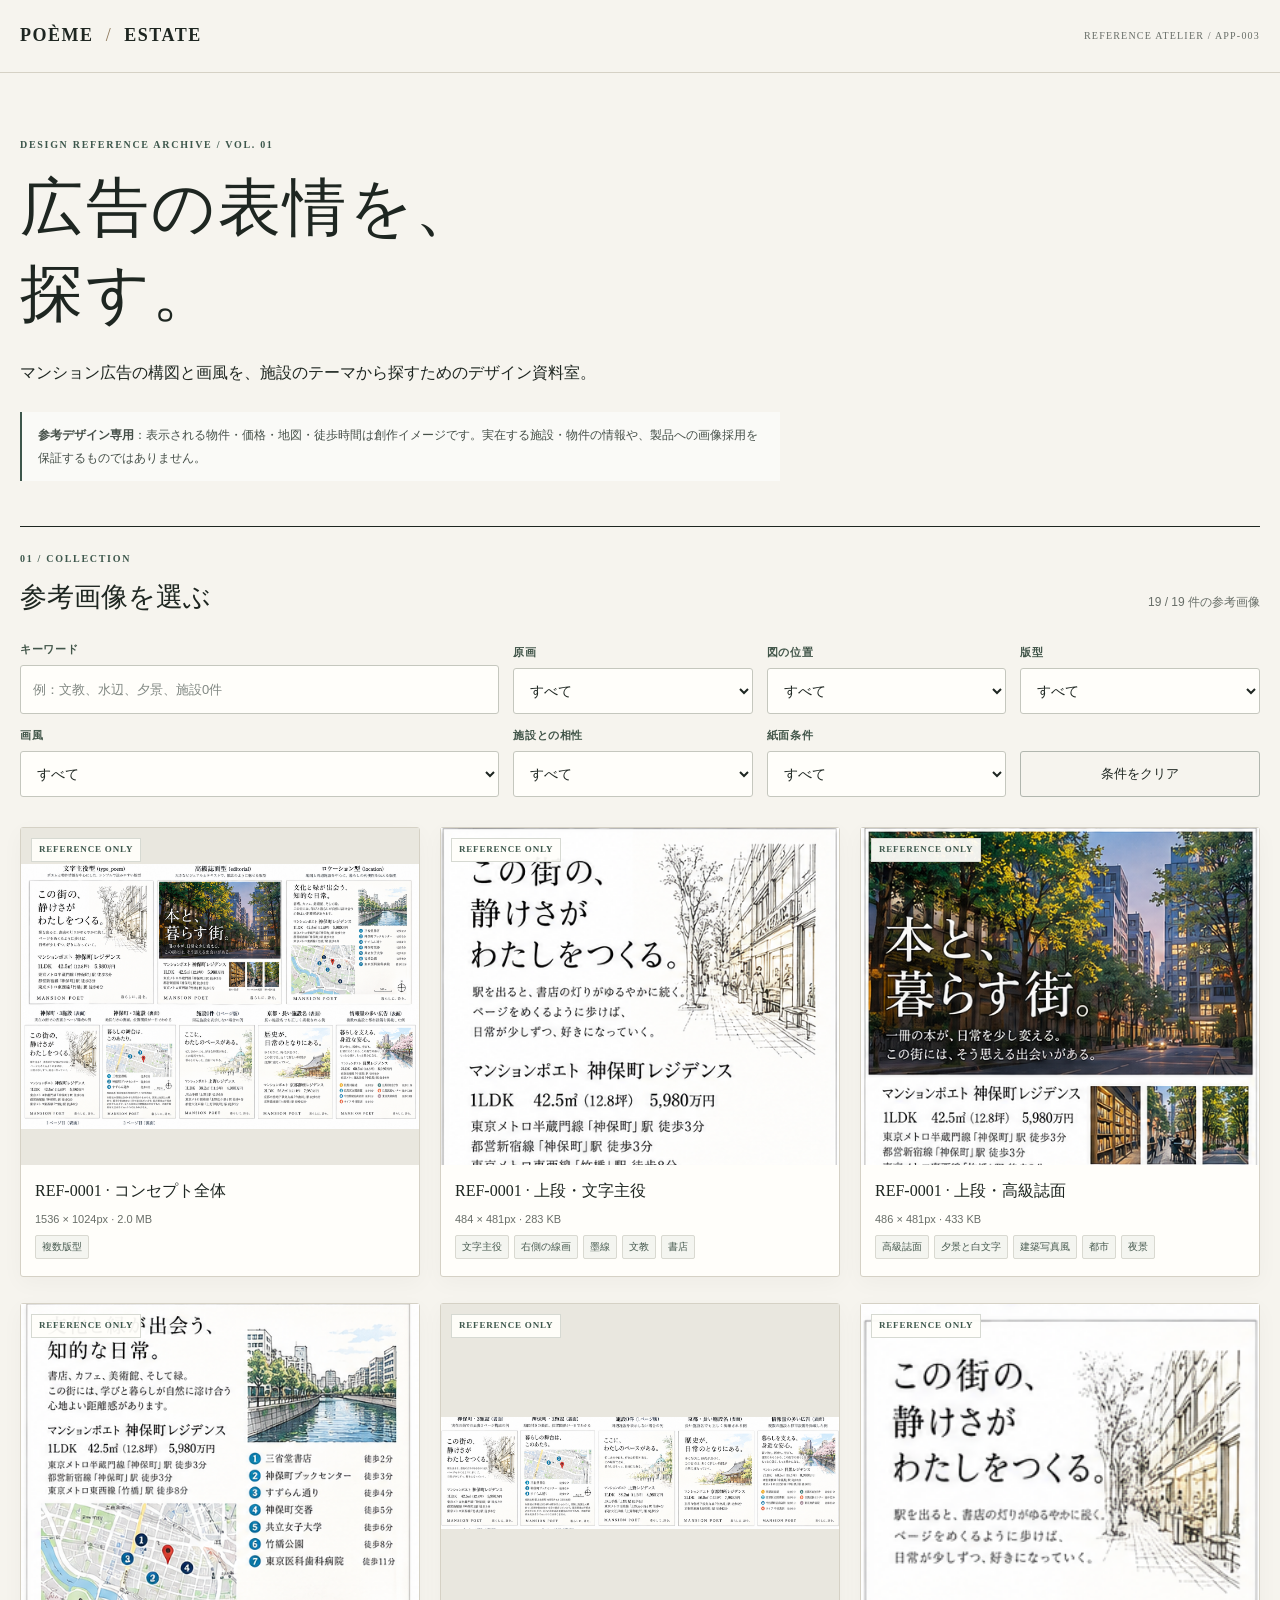
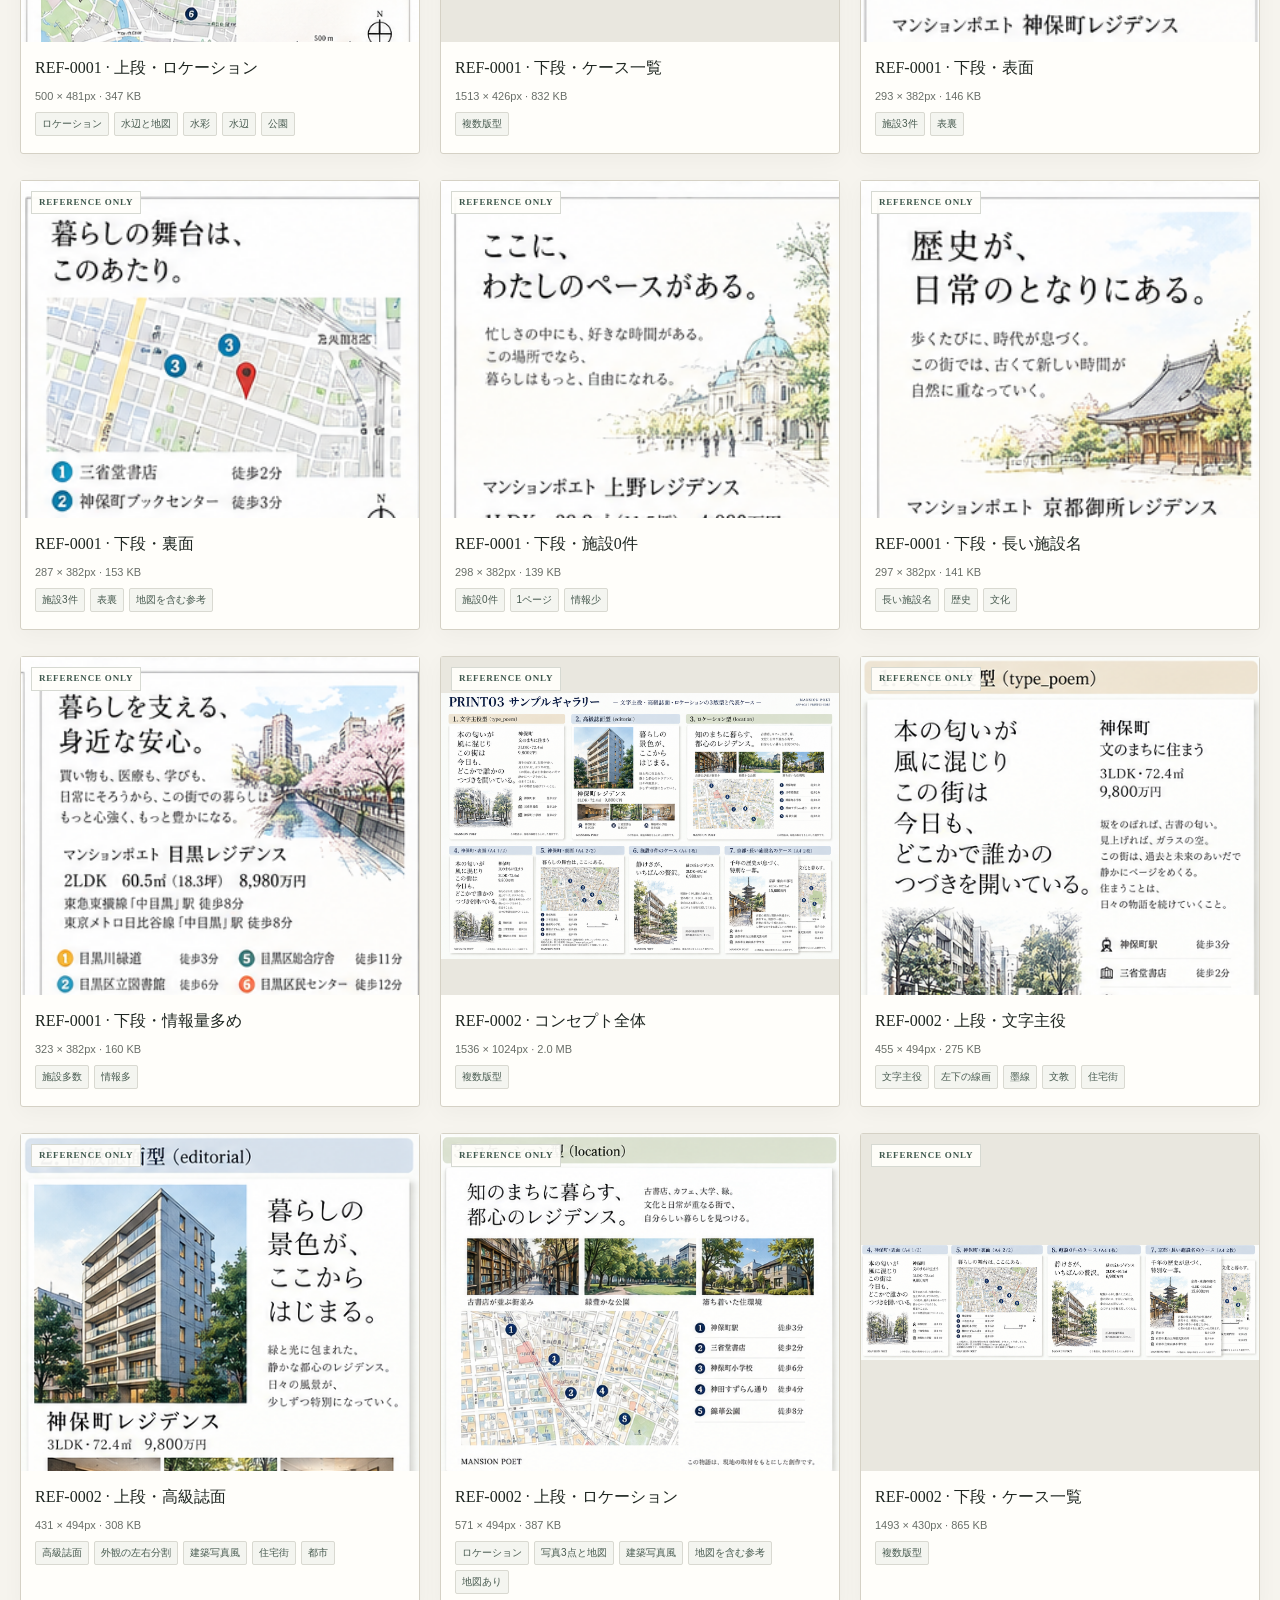
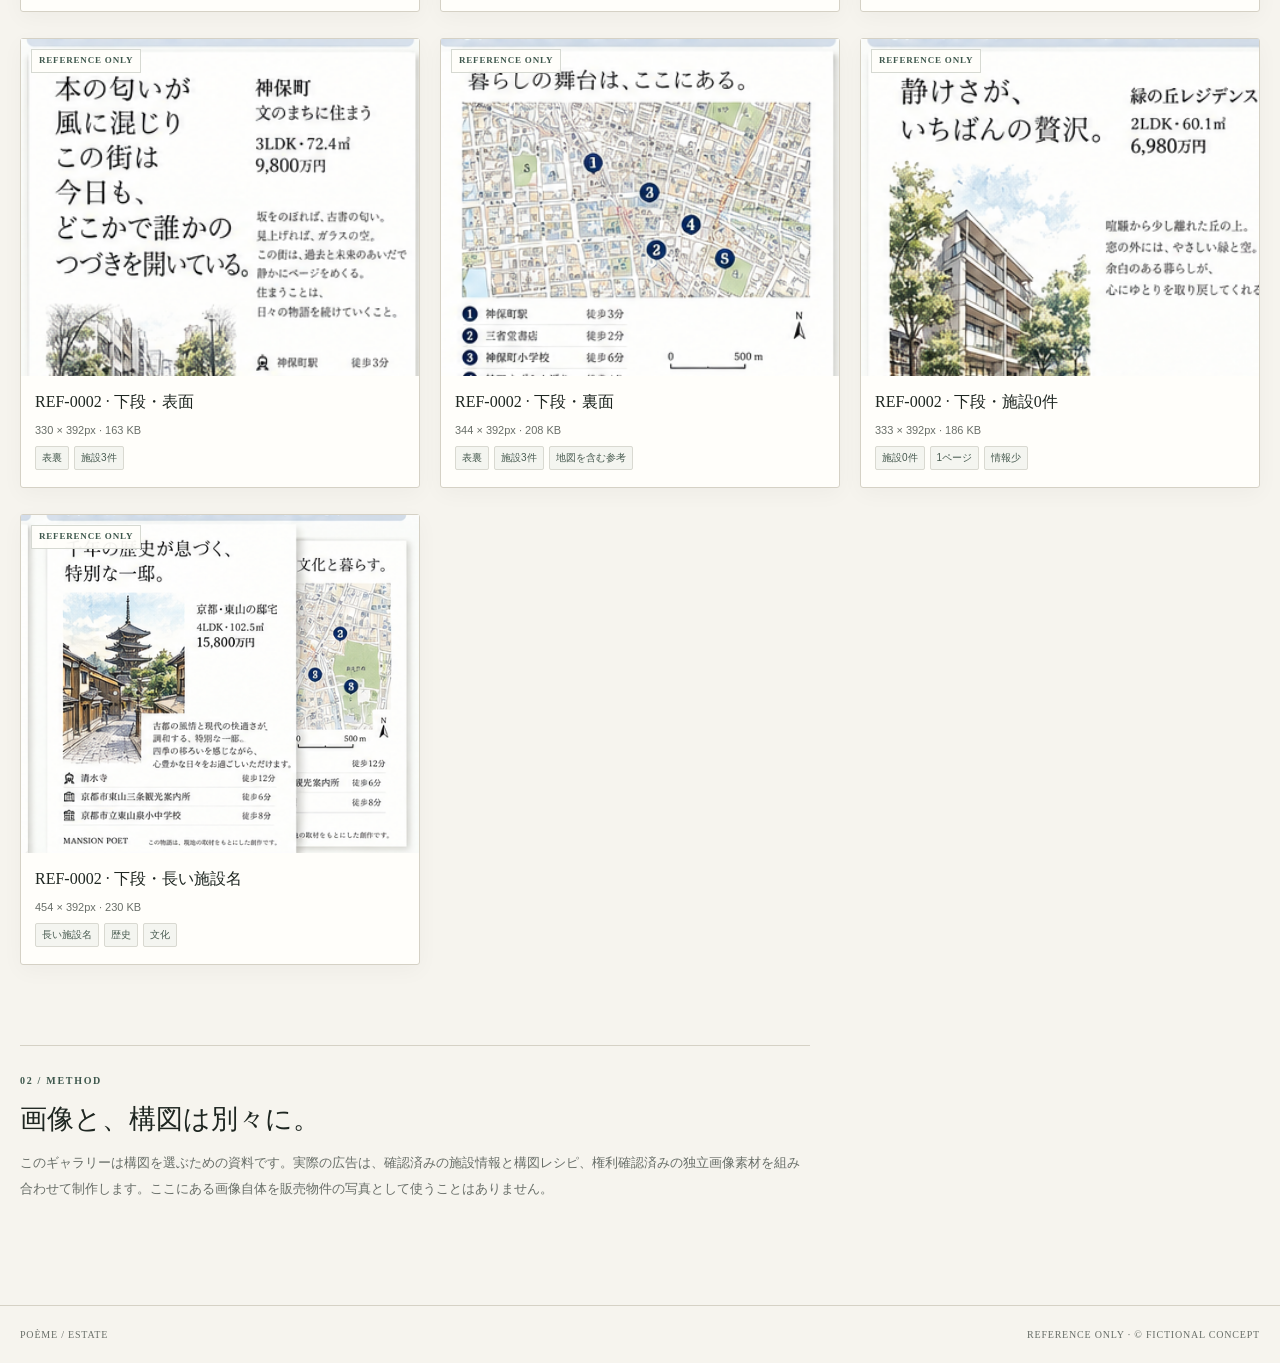
<file: tools/reference-gallery/index.html>
<!doctype html>
<html lang="ja">
<head>
  <meta charset="utf-8">
  <meta name="viewport" content="width=device-width, initial-scale=1, viewport-fit=cover">
  <meta name="color-scheme" content="light">
  <meta name="robots" content="noindex,nofollow,noarchive">
  <meta name="referrer" content="strict-origin-when-cross-origin">
  <meta name="description" content="POÈME / ESTATE 参考広告デザインの検索・比較用ギャラリー。実在の物件広告ではありません。">
  <title>REFERENCE ATELIER | POÈME / ESTATE</title>
  <link rel="stylesheet" href="./gallery.css">
  <script defer src="../../src/reference-gallery/gallery-model.js"></script>
  <script defer src="./gallery.js"></script>
</head>
<body>
  <div class="app-shell">
    <header class="masthead">
      <a class="wordmark" href="#main" aria-label="参考画像一覧の先頭へ">POÈME <span>/</span> ESTATE</a>
      <span class="masthead-meta">REFERENCE ATELIER <span aria-hidden="true">/</span> APP-003</span>
    </header>
    <main id="main" class="main-content">
      <section class="intro" aria-labelledby="page-title">
        <p class="eyebrow">DESIGN REFERENCE ARCHIVE / VOL. 01</p>
        <h1 id="page-title">広告の表情を、<br>探す。</h1>
        <p class="intro-copy">マンション広告の構図と画風を、施設のテーマから探すためのデザイン資料室。</p>
        <p class="notice"><strong>参考デザイン専用</strong>：表示される物件・価格・地図・徒歩時間は創作イメージです。実在する施設・物件の情報や、製品への画像採用を保証するものではありません。</p>
      </section>
      <section class="browser" aria-labelledby="filter-title">
        <div class="browser-head">
          <div>
            <p class="eyebrow">01 / COLLECTION</p>
            <h2 id="filter-title">参考画像を選ぶ</h2>
          </div>
          <p class="result-count" id="result-count" role="status" aria-live="polite">登録画像を読み込み中…</p>
        </div>
        <div class="filters" id="filters">
          <div class="field field-search">
            <label for="search">キーワード</label>
            <input id="search" type="search" placeholder="例：文教、水辺、夕景、施設0件" autocomplete="off" spellcheck="false" enterkeyhint="search">
          </div>
          <div class="field">
            <label for="ref">原画</label>
            <select id="ref"><option value="">すべて</option></select>
          </div>
          <div class="field">
            <label for="category">図の位置</label>
            <select id="category"><option value="">すべて</option><option value="overview">全体図</option><option value="top">上段3版型</option><option value="lower">下段・派生</option></select>
          </div>
          <div class="field">
            <label for="template">版型</label><select id="template"><option value="">すべて</option></select>
          </div>
          <div class="field">
            <label for="art">画風</label><select id="art"><option value="">すべて</option></select>
          </div>
          <div class="field">
            <label for="fit">施設との相性</label><select id="fit"><option value="">すべて</option></select>
          </div>
          <div class="field">
            <label for="case">紙面条件</label><select id="case"><option value="">すべて</option></select>
          </div>
          <button class="reset-btn" type="button" id="reset">条件をクリア</button>
        </div>
        <div id="error" class="error" role="alert" hidden></div>
        <div id="empty" class="empty" hidden><p>条件に一致する参考画像がありません。</p><button class="secondary-btn" type="button" id="empty-reset">絞り込みを解除</button></div>
        <div class="gallery-grid" id="gallery" aria-label="参考デザイン画像の一覧" aria-busy="true"></div>
      </section>
      <section class="method" aria-labelledby="method-title">
        <p class="eyebrow">02 / METHOD</p>
        <h2 id="method-title">画像と、構図は別々に。</h2>
        <p>このギャラリーは構図を選ぶための資料です。実際の広告は、確認済みの施設情報と構図レシピ、権利確認済みの独立画像素材を組み合わせて制作します。ここにある画像自体を販売物件の写真として使うことはありません。</p>
      </section>
    </main>
    <footer class="footer"><span>POÈME / ESTATE</span><span>REFERENCE ONLY · © FICTIONAL CONCEPT</span></footer>
  </div>
  <dialog id="viewer" class="viewer" aria-labelledby="viewer-title">
    <div class="viewer-frame">
      <header class="viewer-head">
        <p class="eyebrow">REFERENCE ONLY / DETAIL</p>
        <button type="button" class="close-btn" id="close-viewer" aria-label="拡大表示を閉じる">閉じる <span aria-hidden="true">×</span></button>
      </header>
      <div class="viewer-scroll">
        <div class="viewer-media" id="viewer-media"></div>
        <div class="viewer-details">
          <div>
            <h2 id="viewer-title"></h2>
            <p id="viewer-dimensions" class="meta"></p>
            <div id="viewer-tags" class="chips" aria-label="この画像のタグ"></div>
            <p class="viewer-warning">構図の参考画像です。画像内の数値・地図・説明は事実として使用できません。</p>
          </div>
          <div class="viewer-actions">
            <a id="viewer-doc" class="secondary-link" href="#" target="_blank" rel="noopener noreferrer">作図解説をGitHubで読む <span aria-hidden="true">↗</span></a>
            <button class="secondary-btn" id="viewer-previous" type="button">← 前の画像</button>
            <button class="secondary-btn" id="viewer-next" type="button">次の画像 →</button>
          </div>
        </div>
      </div>
    </div>
  </dialog>
</body>
</html>
</file>
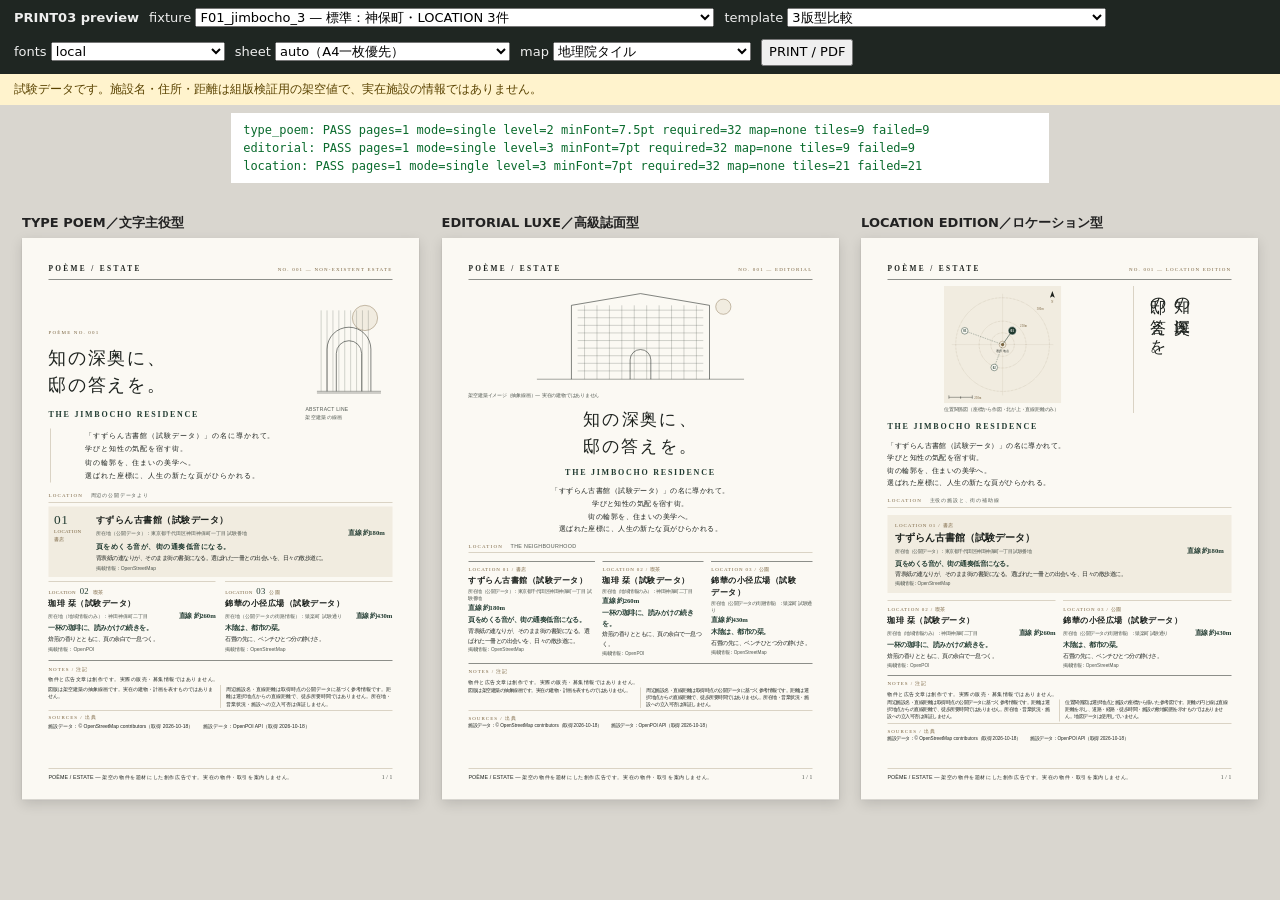
<file: tests/print-layout/preview.html>
<!doctype html>
<html lang="ja">
<head>
<meta charset="utf-8">
<meta name="viewport" content="width=device-width,initial-scale=1">
<title>PRINT03 preview harness</title>
<link rel="stylesheet" href="../../src/print-layout/print-layout.css">
<style>
 body{margin:0;background:#d9d6cf;font:13px/1.6 system-ui,sans-serif;color:#222}
 .qa-bar{position:sticky;top:0;z-index:5;background:#1f2622;color:#eee;padding:8px 14px;display:flex;flex-wrap:wrap;gap:10px;align-items:center}
 .qa-bar select,.qa-bar button{font:inherit}
 .qa-banner{background:#fff3cd;color:#5a4300;padding:6px 14px;font-size:12px}
 .qa-report{margin:8px auto;max-width:210mm;background:#fff;padding:8px 12px;font:12px/1.5 ui-monospace,monospace;white-space:pre-wrap}
 .qa-ok{color:#0a6b2d}.qa-ng{color:#a40000}
 .qa-compare{display:flex;gap:6mm;justify-content:center;align-items:flex-start;padding:6mm;overflow-x:auto}
 .qa-col{flex:none;width:calc(210mm * .5)}
 .qa-col h2{font-size:13px;margin:0 0 4px}
 .qa-col .pl-stage{transform:scale(.5);transform-origin:top left;width:210mm;padding:0;gap:6mm}
 /* broken web font probe: first family in the stack 404s and must fall back */
 html[data-fonts=broken] .pl-page{--pl-serif:"PL Missing Serif","Yu Mincho","YuMincho","Hiragino Mincho ProN",serif;--pl-sans:"PL Missing Sans","Yu Gothic","Meiryo",sans-serif;--pl-latin:"PL Missing Latin","Times New Roman",serif}
 @font-face{font-family:"PL Missing Serif";src:url("./__missing__/serif.woff2") format("woff2")}
 @font-face{font-family:"PL Missing Sans";src:url("./__missing__/sans.woff2") format("woff2")}
 @font-face{font-family:"PL Missing Latin";src:url("./__missing__/latin.woff2") format("woff2")}
</style>
</head>
<body>
<div class="qa-bar pl-noprint">
 <strong>PRINT03 preview</strong>
 <label>fixture <select id="fx"></select></label>
 <label>template <select id="tpl"><option value="compare">3版型比較</option></select></label>
 <label>fonts <select id="fonts"><option value="local">local</option><option value="broken">broken (fallback probe)</option></select></label>
 <label>sheet <select id="sheet"><option value="auto">auto（A4一枚優先）</option><option value="duplex">duplex（表裏・裏面に位置関係図）</option></select></label>
 <label>map <select id="map"><option value="gsi">地理院タイル</option><option value="off">off（座標の図のみ）</option><option value="fail">fail（タイル失敗の代替確認）</option></select></label>
 <button id="print" type="button">PRINT / PDF</button>
</div>
<div class="qa-banner pl-noprint">試験データです。施設名・住所・距離は組版検証用の架空値で、実在施設の情報ではありません。</div>
<div id="report" class="qa-report pl-noprint"></div>
<main id="out"></main>
<script id="pl-report" type="application/json">null</script>
<script src="../../src/print-layout/presentation-data.js"></script>
<script src="../../src/print-layout/render-core.js"></script>
<script src="../../src/print-layout/templates.js"></script>
<script src="../../src/print-layout/paginate.js"></script>
<script src="../../src/subject-policy.js"></script>
<script src="../../src/print-layout/neighborhood.js"></script>
<script src="./fixtures.js"></script>
<script>
(function(){'use strict';
const q=new URLSearchParams(location.search);
const fxSel=document.getElementById('fx'),tplSel=document.getElementById('tpl'),fontSel=document.getElementById('fonts');
for(const f of PrintFixtures.list)fxSel.add(new Option(f.fixtureId+' — '+f.description,f.fixtureId));
for(const id of PrintRenderCore.templateIds())tplSel.add(new Option(PrintRenderCore.templateInfo(id).label+' ['+PrintRenderCore.templateInfo(id).status+']',id));
fxSel.value=q.get('fixture')||PrintFixtures.list[0].fixtureId;
tplSel.value=q.get('template')||'compare';
fontSel.value=q.get('fonts')==='broken'?'broken':'local';
const sheetSel=document.getElementById('sheet');
sheetSel.value=q.get('sheet')==='duplex'?'duplex':'auto';
const mapSel=document.getElementById('map');
mapSel.value=['off','fail'].includes(q.get('map'))?q.get('map'):'gsi';
document.documentElement.dataset.fonts=fontSel.value;
const go=()=>{const p=new URLSearchParams({fixture:fxSel.value,template:tplSel.value,fonts:fontSel.value,sheet:sheetSel.value,map:mapSel.value});location.search=p.toString()};
[fxSel,tplSel,fontSel,sheetSel,mapSel].forEach(s=>s.addEventListener('change',go));
document.getElementById('print').addEventListener('click',()=>window.print());
const fixture=PrintFixtures.byId(fxSel.value);
const out=document.getElementById('out');
async function run(){
 const ids=tplSel.value==='compare'?PrintRenderCore.templateIds():[tplSel.value];
 const reports=[];
 const wrap=ids.length>1?Object.assign(document.createElement('div'),{className:'qa-compare'}):out;
 if(ids.length>1)out.appendChild(wrap);
 for(const id of ids){
  const stage=document.createElement('div');stage.className='pl-stage';
  let host=stage;
  if(ids.length>1){host=document.createElement('section');host.className='qa-col';
   const t=document.createElement('h2');t.textContent=PrintRenderCore.templateInfo(id).label;host.append(t,stage)}
  wrap.appendChild(host);
  try{
   const opts={expectedToken:fixture.data.generationToken,sheet:sheetSel.value,simulateTileFailure:mapSel.value==='fail'};
   const {report}=mapSel.value==='off'?PrintPaginate.mount(stage,id,fixture.data,opts):
    await PrintPaginate.mountWithMap(stage,id,fixture.data,opts);
   reports.push({templateId:id,...report});
   if(ids.length>1)host.style.height=`calc(${report.pageCount} * (297mm + 6mm) * .5 + 24px)`;
  }catch(e){reports.push({templateId:id,ok:false,error:String(e.message||e)})}
 }
 const result={fixtureId:fixture.fixtureId,fonts:fontSel.value,map:mapSel.value,reports};
 document.getElementById('pl-report').textContent=JSON.stringify(result).replace(/</g,'\\u003c');
 window.__PL_REPORT=result;
 const r=document.getElementById('report');
 r.textContent='';
 for(const x of reports){
  const line=document.createElement('div');line.className=x.ok?'qa-ok':'qa-ng';
  line.textContent=`${x.templateId}: ${x.ok?'PASS':'FAIL'} pages=${x.pageCount??'-'} mode=${x.mode??'-'} level=${x.level??'-'} minFont=${x.minFontPt??'-'}pt required=${x.requiredChecked??'-'}`+
   (x.mapTiles?` map=${x.mapTiles.used?'gsi':'none'} tiles=${x.mapTiles.tiles} failed=${x.mapTiles.failed}`:'')+
   (x.reason?`\n  ${x.reason}`:'')+(x.error?`\n  ${x.error}`:'')+(x.failures?.length?`\n  ${JSON.stringify(x.failures)}`:'');
  r.appendChild(line);
 }
}
(document.fonts?document.fonts.ready:Promise.resolve()).then(run);
})();
</script>
</body>
</html>
</file>
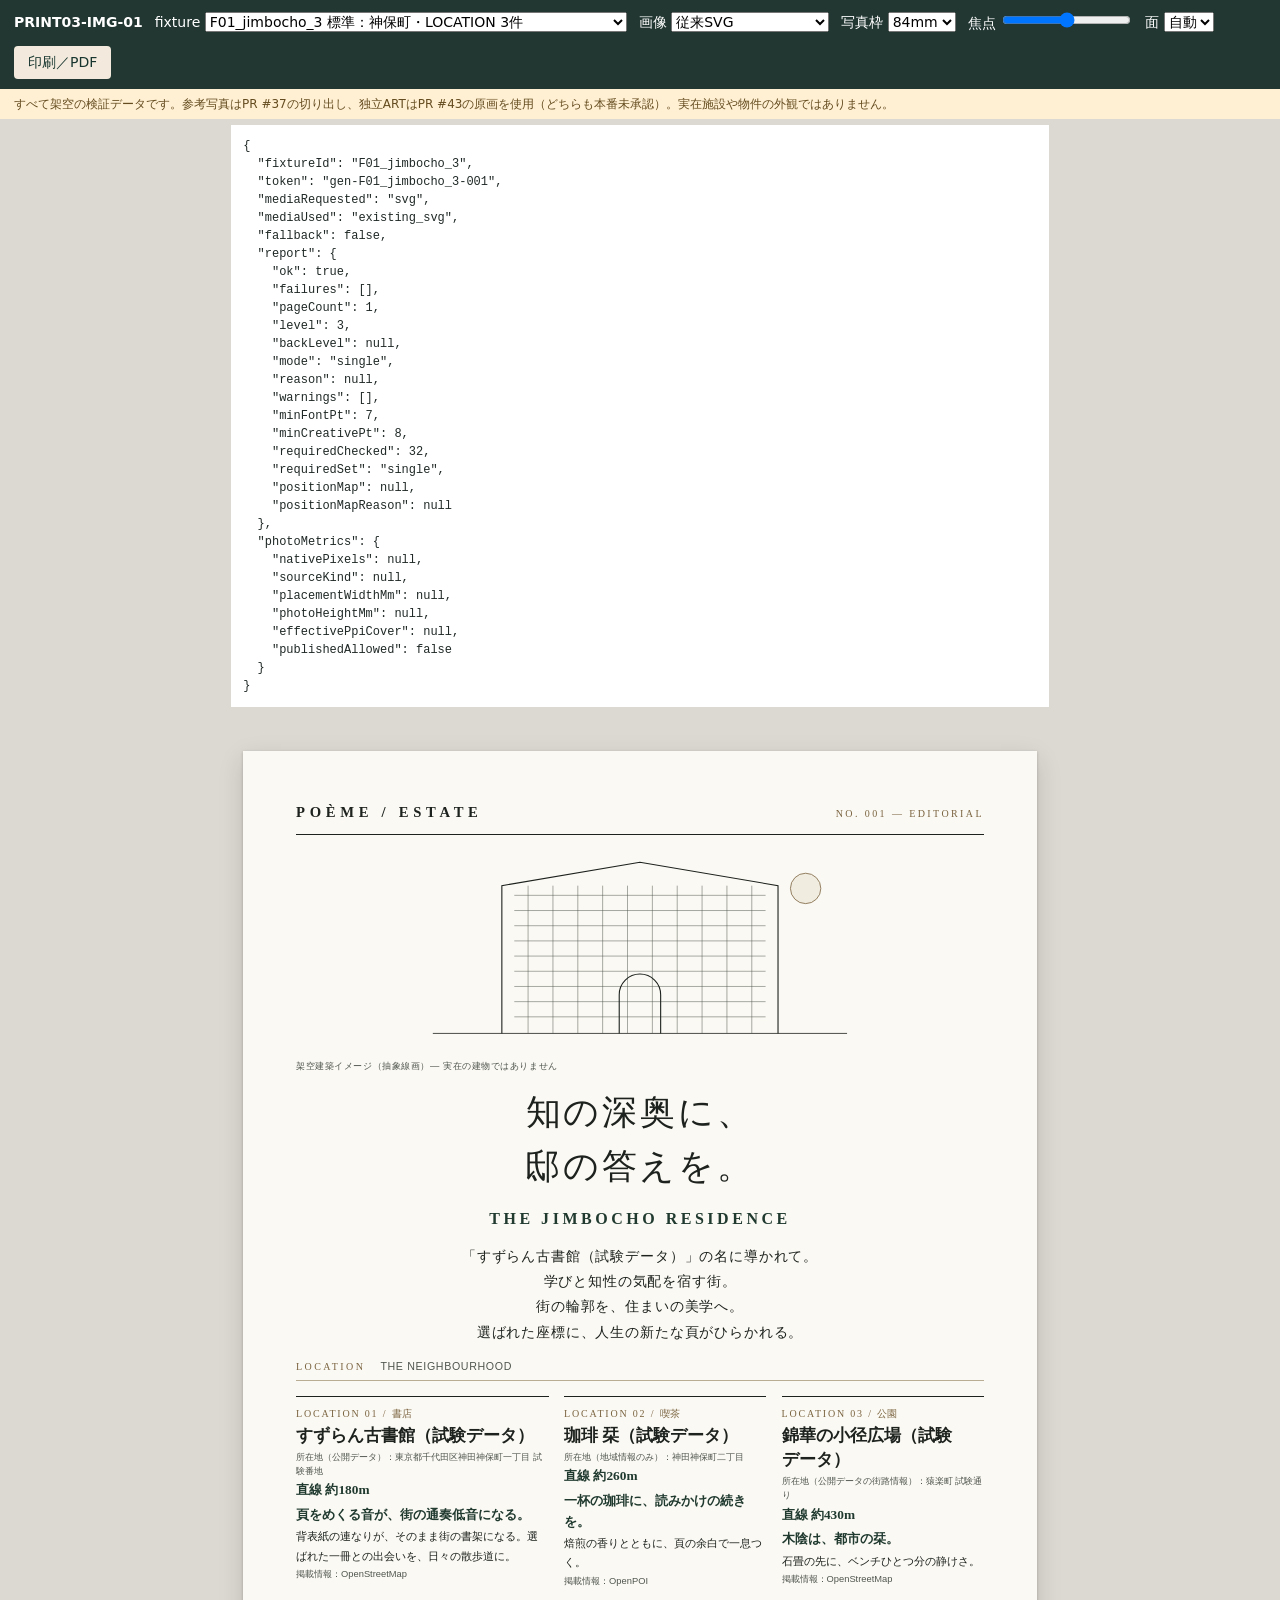
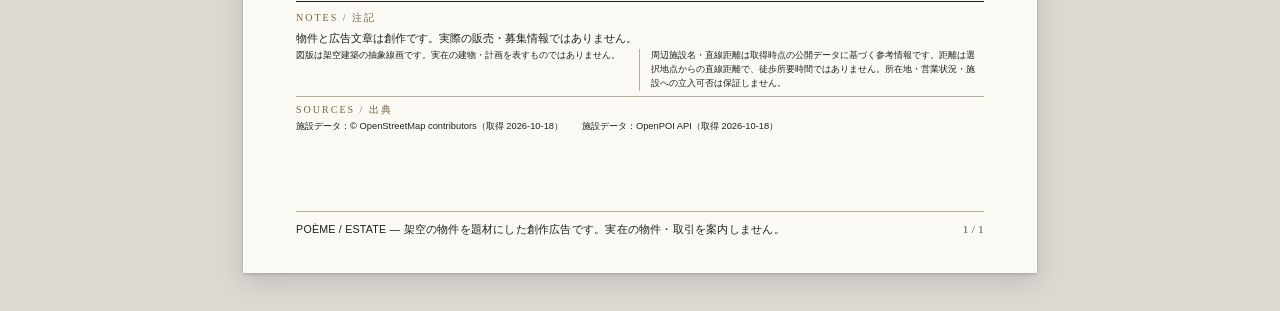
<file: tests/print-layout/img01/preview.html>
<!doctype html><html lang="ja"><head><meta charset="utf-8">
<meta name="viewport" content="width=device-width,initial-scale=1">
<title>APP-003 PRINT03-IMG-01: EDITORIAL PHOTO preview</title>
<link rel="stylesheet" href="../../../src/print-layout/print-layout.css">
<link rel="stylesheet" href="./img01-preview.css">
<style>
body{margin:0;background:#dcd9d2;font:14px/1.5 system-ui,sans-serif;color:#202927}
.img01-tools{position:sticky;top:0;z-index:9;background:#223732;color:#fff;padding:10px 14px;display:flex;flex-wrap:wrap;gap:12px;align-items:center}
.img01-tools select,.img01-tools input,.img01-tools button{font:inherit}
.img01-tools button{background:#f3eadd;color:#17352e;padding:6px 14px;border:0;border-radius:4px}
.img01-banner{background:#fff0d3;color:#654c20;padding:6px 14px;font-size:12px}
.img01-report{margin:6px auto;padding:12px;max-width:210mm;background:#fff;font:12px/1.5 ui-monospace,monospace;white-space:pre-wrap}
@media print{body{background:white}}
</style></head>
<body>
<div class="img01-tools">
<strong>PRINT03-IMG-01</strong>
<label>fixture <select id="fx"></select></label>
<label>画像 <select id="media"><option value="svg">従来SVG</option><option value="photo">参考写真（旧）</option><option value="art">独立ART（1672px）</option><option value="missing">写真不達→SVG</option></select></label>
<label>写真枠 <select id="height"><option value="84">84mm</option><option value="72">72mm</option></select></label>
<label>焦点 <input type="range" id="focus" min="0" max="100" step="5" value="50"></label>
<label>面 <select id="sheet"><option value="auto">自動</option><option value="duplex">表裏</option></select></label>
<button id="print">印刷／PDF</button>
</div>
<div class="img01-banner">すべて架空の検証データです。参考写真はPR #37の切り出し、独立ARTはPR #43の原画を使用（どちらも本番未承認）。実在施設や物件の外観ではありません。</div>
<div id="report" class="img01-report" role="status"></div>
<main id="out" class="pl-stage"></main>
<script src="../../../src/print-layout/presentation-data.js"></script>
<script src="../../../src/print-layout/render-core.js"></script>
<script src="../../../src/print-layout/templates.js"></script>
<script src="../../../src/print-layout/paginate.js"></script>
<script src="../../../src/subject-policy.js"></script>
<script src="../../../src/print-layout/neighborhood.js"></script>
<script src="../fixtures.js"></script>
<script src="../../../src/print-layout/img01-preview.js"></script>
<script>
(function(){'use strict';
const $=id=>document.getElementById(id),q=new URLSearchParams(location.search);
const choices=['F01_jimbocho_3','F04_residential_0','F03_kyoto_3_longnames'];
for(const id of choices){const f=PrintFixtures.byId(id);if(f)$('fx').add(new Option(f.fixtureId+' '+f.description,id))}
$('fx').value=choices.includes(q.get('fixture'))?q.get('fixture'):choices[0];
$('media').value=['photo','art','missing'].includes(q.get('media'))?q.get('media'):'svg';
$('height').value=q.get('height')==='72'?'72':'84';
$('sheet').value=q.get('sheet')==='duplex'?'duplex':'auto';
$('focus').value=/^(?:0|[1-9]\d?|100)$/.test(q.get('focus')||'')?q.get('focus'):'50';
$('print').onclick=()=>window.print();
let ticket=0;
async function update(){
 const cur=++ticket,fixture=PrintFixtures.byId($('fx').value),media=$('media').value;
 PrintImage01Preview.abort();
 $('out').textContent='';  // never leave a previous location visible while the photo is loading
 $('report').textContent='組版中…';
 try{
  const r=await PrintImage01Preview.mount($('out'),fixture.data,{
    expectedToken:fixture.data.generationToken,media,
    mmHeight:+$('height').value,focus:+$('focus').value,sheet:$('sheet').value});
  if(cur!==ticket)return;
  const output={fixtureId:fixture.fixtureId,token:fixture.data.generationToken,mediaRequested:media,
    mediaUsed:r.mediaUsed,fallback:r.fallback,report:r.report,photoMetrics:r.photoMetrics};
  $('report').textContent=JSON.stringify(output,null,2);
  document.documentElement.dataset.img01=r.report.ok?'pass':'fail';
  document.documentElement.dataset.img01Mode=r.mediaUsed;
  document.documentElement.dataset.img01Ppi=String(r.photoMetrics?.effectivePpiCover??'n/a');
  window.__IMG01_RESULT=output;
 }catch(e){
  if(cur!==ticket)return;
  $('report').textContent='ERROR '+String(e);
  document.documentElement.dataset.img01='fail';
  window.__IMG01_RESULT={error:String(e)};
 }
}
['fx','media','height','focus','sheet'].forEach(id=>$(id).addEventListener('change',update));
(document.fonts?document.fonts.ready:Promise.resolve()).then(update);
})();
</script></body></html>
</file>
<file: tools/reference-gallery/gallery.css>
/* POÈME / ESTATE | REFERENCE ATELIER
 * Mobile-first, paper-toned, no dependencies or runtime font downloads.
 * Reference-only illustrations: do not use as factual advertising.
 */
:root {
 color-scheme:light;
 --paper:#f6f4ee;--white:#fffefa;--ink:#1e2621;--muted:#686e68;
 --line:#d5d1c5;--soft:#e9e6dd;--sage:#3d574c;--gold:#8b7659;
 --serif:"Yu Mincho","Hiragino Mincho ProN","Noto Serif JP",serif;
 --sans:"Hiragino Kaku Gothic ProN","Yu Gothic","Noto Sans JP",sans-serif;
}
*{box-sizing:border-box}
html{scroll-behavior:smooth}
body{margin:0;background:var(--paper);color:var(--ink);font-family:var(--sans);-webkit-text-size-adjust:100%;line-height:1.65}
button,input,select{font:inherit}
button{cursor:pointer}
a{color:inherit}
:focus-visible{outline:3px solid #466e89;outline-offset:3px}
[hidden]{display:none!important}
.app-shell{width:100%;min-height:100vh;overflow-x:clip}
.masthead,.footer{max-width:1456px;margin:auto;display:flex;align-items:center;justify-content:space-between;gap:16px;padding:21px max(20px,env(safe-area-inset-right,0px)) 21px max(20px,env(safe-area-inset-left,0px))}
.masthead{border-bottom:1px solid var(--line)}
.wordmark{text-decoration:none;font-family:Georgia,"Times New Roman",serif;font-size:18px;letter-spacing:.085em;font-weight:600;white-space:nowrap}
.wordmark span{font-weight:400;color:var(--gold);margin:0 6px}
.masthead-meta{font:500 10px/1.4 Georgia,serif;letter-spacing:.12em;color:var(--muted);text-align:right}
.main-content{max-width:1280px;margin:0 auto;padding:0 20px 90px}
.intro{padding:65px 0 45px;max-width:900px}
.eyebrow{font:600 10px/1.4 Georgia,serif;color:var(--sage);letter-spacing:.17em;margin:0 0 13px;text-transform:uppercase}
.intro h1{font:400 clamp(32px,6vw,63px)/1.37 var(--serif);letter-spacing:.04em;margin:0 0 20px}
.intro-copy{font:400 clamp(14px,2.3vw,16px)/1.95 var(--serif);margin:0 0 24px}
.notice{border-left:2px solid var(--sage);padding:12px 16px;background:rgba(255,255,255,.54);color:#465049;font-size:12px;max-width:760px;margin:0;line-height:1.85}
.notice strong{font-weight:700}
.browser{border-top:1px solid var(--ink);padding-top:25px}
.browser-head{display:flex;align-items:end;justify-content:space-between;gap:12px;flex-wrap:wrap}
.browser-head h2,.method h2{font:400 27px/1.35 var(--serif);margin:0}
.result-count{color:var(--muted);font-size:12px;margin:0 0 2px;font-variant-numeric:tabular-nums}
.filters{display:grid;grid-template-columns:2fr repeat(3,minmax(0,1fr));gap:12px 14px;margin:25px 0 30px;align-items:end}
.field{display:flex;flex-direction:column;min-width:0;gap:7px}
.field label{font-size:11px;color:#42564a;font-weight:600;letter-spacing:.06em}
.field input,.field select{display:block;width:100%;min-height:46px;border:1px solid #c5c7be;background:var(--white);border-radius:3px;padding:10px 12px;color:var(--ink);font-size:16px;outline-offset:2px}
.field select{font-size:14px}
.field input::placeholder{color:#818883;opacity:1;font-size:13px}
.reset-btn,.secondary-btn{min-height:46px;border:1px solid #b1b6ae;border-radius:3px;background:transparent;color:var(--ink);padding:9px 15px;font-size:13px}
.reset-btn:hover,.secondary-btn:hover{background:#ebeee8}
.error{padding:20px;border:1px solid #aa684e;background:#fff5ef;font-size:13px;margin:10px 0}
.gallery-grid{display:grid;grid-template-columns:repeat(3,minmax(0,1fr));gap:26px 20px}
.reference-card{display:flex;flex-direction:column;text-align:left;min-width:0;border:1px solid var(--line);padding:0;border-radius:3px;color:inherit;background:var(--white);box-shadow:0 6px 22px rgba(28,29,25,.035);transition:transform .2s ease,border-color .2s ease,box-shadow .2s ease}
.reference-card:hover{border-color:#8b9388;box-shadow:0 8px 30px rgba(28,29,25,.07);transform:translateY(-2px)}
.card-image{position:relative;background:#e9e7df;display:grid;place-items:center;overflow:hidden;min-height:130px;width:100%;aspect-ratio:1.18}
.thumbnail{height:100%;width:100%;max-width:100%;max-height:100%;object-fit:contain;display:block}
.stamp{position:absolute;left:10px;top:10px;padding:5px 7px;background:rgba(255,254,250,.94);font:600 9px/1.3 Georgia,serif;letter-spacing:.09em;color:var(--sage);border:1px solid #d6d9d2}
.card-body{padding:14px 14px 17px;display:grid;gap:7px}
.card-title{font:500 16px/1.5 var(--serif);margin:0;overflow-wrap:anywhere}
.card-meta{color:var(--muted);font-size:11px;margin:0;font-variant-numeric:tabular-nums}
.chips{display:flex;flex-wrap:wrap;gap:5px;align-items:flex-start}
.chip{border:1px solid #d9d9d1;border-radius:2px;color:#485b50;background:#f4f5f0;font-size:10px;line-height:1.4;padding:4px 6px;word-break:break-word}
.image-failed{color:#8b4332;font-size:12px;text-align:center;padding:20px}
.empty{padding:50px 20px;text-align:center;border:1px solid var(--line);background:var(--white);margin-bottom:12px}
.empty p{margin:0 0 14px;font-family:var(--serif)}
.method{margin-top:80px;border-top:1px solid var(--line);padding-top:28px;max-width:790px}
.method p:last-child{font-size:13px;line-height:2;color:var(--muted)}
.footer{border-top:1px solid var(--line);color:var(--muted);font:500 10px/1.5 Georgia,serif;letter-spacing:.08em}
.viewer{position:fixed;inset:0;margin:auto;max-height:min(93dvh,1150px);max-width:min(97vw,1180px);width:100%;background:var(--white);border:1px solid #aeb2a6;border-radius:3px;padding:0;box-shadow:0 15px 60px #141b1b60;color:var(--ink)}
.viewer::backdrop{background:rgba(15,26,22,.76);backdrop-filter:blur(2px)}
.viewer-frame{display:flex;flex-direction:column;max-height:min(93dvh,1150px);height:100%}
.viewer-head{display:flex;align-items:center;justify-content:space-between;padding:11px 20px;border-bottom:1px solid var(--line);min-height:59px}
.viewer-head .eyebrow{margin:0}
.close-btn{background:transparent;border:1px solid #b8bfb7;min-height:44px;padding:7px 12px;display:flex;gap:15px;align-items:center}
.close-btn span{font-size:20px}
.viewer-scroll{overflow-y:auto;overscroll-behavior:contain;flex:1}
.viewer-media{display:grid;place-items:center;background:#eeede8;min-height:180px;padding:16px}
.viewer-image{display:block;max-width:100%;max-height:65dvh;width:auto;height:auto;object-fit:contain}
.viewer-details{padding:22px 24px 32px;display:flex;align-items:flex-start;justify-content:space-between;gap:25px}
.viewer-details h2{font:400 23px/1.5 var(--serif);margin:0 0 7px;overflow-wrap:anywhere}
.meta{font-size:12px;color:var(--muted);margin:0 0 13px}
.viewer-warning{margin:17px 0 0;padding:12px 14px;border-left:2px solid var(--sage);background:var(--paper);font-size:12px;line-height:1.85}
.viewer-actions{display:flex;justify-content:flex-end;align-items:center;flex-wrap:wrap;gap:8px;min-width:min(360px,100%)}
.secondary-link{display:flex;min-height:44px;align-items:center;text-align:center;justify-content:center;gap:10px;font-size:12px;padding:8px 10px;border:1px solid var(--sage);background:#f6f8f3;text-decoration:none;width:100%}
.viewer-actions button{flex:1}
.viewer-actions button:disabled{opacity:.38;cursor:not-allowed}
.dialog-fallback{z-index:1000}
@media(max-width:950px){.filters{grid-template-columns:repeat(3,minmax(0,1fr))}.field-search{grid-column:span 3}.gallery-grid{grid-template-columns:repeat(2,minmax(0,1fr))}}
@media(max-width:600px){
 .masthead,.footer{padding-left:max(18px,env(safe-area-inset-left,0px));padding-right:max(18px,env(safe-area-inset-right,0px))}
 .masthead-meta{font-size:9px;max-width:140px}
 .wordmark{font-size:15px;letter-spacing:.04em}
 .main-content{padding:0 16px 70px}
 .intro{padding:40px 0 30px}
 .intro h1{font-size:37px;line-height:1.38}
 .filters{grid-template-columns:repeat(2,minmax(0,1fr));gap:10px}
 .field-search{grid-column:span 2}
 .field{min-width:0}.field label{font-size:11px}
 .field input,.field select{min-height:46px}
 .reset-btn{grid-column:span 2}
 .gallery-grid{gap:13px;grid-template-columns:repeat(2,minmax(0,1fr))}
 .card-image{min-height:90px;aspect-ratio:.86}
 .card-body{padding:11px 10px 13px;gap:6px}
 .card-title{font-size:14px}
 .chip{font-size:9px}
 .stamp{font-size:8px;left:6px;top:6px}
 .viewer{max-width:100%;width:100%;height:100dvh;max-height:100dvh;inset:0;border:0;border-radius:0}
 .viewer-frame{max-height:100dvh}
 .viewer-head{padding:11px 15px;padding-top:max(11px,env(safe-area-inset-top,0px))}
 .viewer-details{flex-direction:column;gap:18px;padding:16px 15px max(24px,env(safe-area-inset-bottom,0px))}
 .viewer-media{padding:8px}
 .viewer-image{max-height:56dvh}
 .viewer-actions{width:100%}
 .footer{flex-wrap:wrap}
}
@media(max-width:355px){.gallery-grid{grid-template-columns:1fr}.card-image{aspect-ratio:1.34}.filters{grid-template-columns:1fr}.field-search,.reset-btn{grid-column:span 1}}
@media(prefers-reduced-motion:reduce){*{scroll-behavior:auto!important;transition:none!important;animation:none!important}}
</file>
<file: src/print-layout/print-layout.css>
/* PRINT03-CORE print layer. Scoped to .pl-* so it can sit beside index.html later
 * without touching the existing PRINT-02 @media print rules.
 * Sizes are in pt/mm for A4. Density follows real flyers: addresses, sources and
 * notes are fine print (7.5pt, down to 6.5pt at fit level 4). The creative-work
 * note (.pl-creative) and the running footer never go below 8pt (H-01). */
:root{
 --pl-serif:"Noto Serif JP","Yu Mincho","YuMincho","Hiragino Mincho ProN","BIZ UDPMincho","MS PMincho",serif;
 --pl-sans:"Noto Sans JP","Yu Gothic","YuGothic","Hiragino Sans","Meiryo",sans-serif;
 --pl-latin:"Cormorant Garamond","Garamond","Times New Roman",var(--pl-serif);
 --pl-paper:#fbf9f3;--pl-ink:#1d221e;--pl-sub:#4f564f;--pl-accent:#7a6440;--pl-deep:#203a30;--pl-rule:#b9ad94;--pl-tint:#f1ece0;
}
@page{size:A4 portrait;margin:0}
.pl-page{
 --gap:6mm;--headline:32pt;--poem:11pt;--poem-lh:2.05;--card-body:9pt;--fine:7.5pt;--fine-lh:1.55;
 width:210mm;height:297mm;padding:13mm 14mm 9mm;box-sizing:border-box;display:flex;flex-direction:column;
 background:var(--pl-paper);color:var(--pl-ink);font-family:var(--pl-sans);font-weight:400;font-size:9pt;
 line-height:1.7;overflow:hidden;position:relative;
 -webkit-print-color-adjust:exact;print-color-adjust:exact;
 line-break:strict;word-break:normal;overflow-wrap:anywhere;font-kerning:normal;
 /* iOS Safari must not text-autosize the offscreen 210mm A4 stage to the phone viewport. */
 -webkit-text-size-adjust:100%;text-size-adjust:100%;
}
.pl-page *,.pl-page *::before,.pl-page *::after{box-sizing:border-box}
.pl-page-body{flex:1 1 auto;min-height:0;position:relative}
.pl-flow{display:flex;flex-direction:column;gap:var(--gap)}
.pl-flow>*{margin:0;flex:none}
.pl-running{flex:none;display:flex;justify-content:space-between;gap:6mm;align-items:baseline;border-top:.3pt solid var(--pl-rule);padding-top:2mm;margin-top:2.6mm;font-size:8pt;color:var(--pl-sub);letter-spacing:.02em}
.pl-running-num{font-family:var(--pl-latin);font-variant-numeric:tabular-nums;white-space:nowrap;font-size:8.5pt}
.pl-creative{font-size:8pt!important;font-weight:500;color:var(--pl-ink)}

/* shared parts */
.pl-masthead{display:flex;justify-content:space-between;align-items:baseline;gap:6mm;border-bottom:.4pt solid var(--pl-ink);padding-bottom:2.4mm}
.pl-brand{font-family:var(--pl-latin);font-size:11pt;letter-spacing:.32em;font-weight:600;white-space:nowrap}
.pl-mast-right,.pl-eyebrow{font-family:var(--pl-latin);font-size:7.5pt;letter-spacing:.24em;color:var(--pl-accent);text-transform:uppercase}
.pl-mast-right{text-align:right}
.pl-headline{font-family:var(--pl-serif);font-weight:500;font-size:var(--headline);line-height:1.55;letter-spacing:.08em;margin:0}
.pl-line{display:block}
.pl-property{font-family:var(--pl-latin);font-size:12pt;letter-spacing:.22em;font-weight:600;color:var(--pl-deep)}
.pl-caption{font-size:var(--fine);color:var(--pl-sub);letter-spacing:.06em;margin-top:1.5mm;line-height:1.5}
.pl-poem{font-family:var(--pl-serif);font-size:var(--poem);line-height:var(--poem-lh);letter-spacing:.06em}
.pl-poem-line{margin:0}
.pl-poem-gap{margin:0;height:.9em}
.pl-section-head{display:flex;gap:4mm;align-items:baseline;border-bottom:.3pt solid var(--pl-rule);padding-bottom:1.4mm;margin-bottom:3mm}
.pl-section-sub{font-size:8pt;color:var(--pl-sub);letter-spacing:.06em}
.pl-cont>.pl-section-head::after,.pl-cont>.pl-notes-head::after{content:"（前頁より続く）";font-size:7.5pt;color:var(--pl-sub);letter-spacing:0}
.pl-locs{display:flex;flex-direction:column;gap:3mm}
.pl-locs>.pl-section-head{margin-bottom:0}
.pl-loc{break-inside:avoid}
.pl-loc-over{font-family:var(--pl-latin);font-size:7.5pt;letter-spacing:.18em;color:var(--pl-accent)}
.pl-loc-genre{font-family:var(--pl-sans);letter-spacing:.04em}
.pl-loc-label{white-space:nowrap}
.pl-loc-name{font-family:var(--pl-serif);font-weight:600;font-size:12.5pt;line-height:1.45;margin:.5mm 0 .8mm}
.pl-loc-meta{display:flex;flex-wrap:wrap;gap:.4mm 4mm;align-items:baseline;font-size:var(--fine);line-height:var(--fine-lh);color:var(--pl-sub)}
.pl-loc-addr{flex:1 1 60mm;min-width:0}
.pl-loc-dist{font-family:var(--pl-serif);font-size:10pt;color:var(--pl-deep);font-variant-numeric:tabular-nums;white-space:nowrap}
.pl-loc-walk,.pl-loc-more{white-space:nowrap}
.pl-loc-tag{font-family:var(--pl-serif);font-weight:600;font-size:10pt;line-height:1.55;margin:1.2mm 0 .5mm;color:var(--pl-deep)}
.pl-loc-body{font-size:var(--card-body);line-height:1.7;margin:0}
.pl-loc-src{font-size:var(--fine);color:var(--pl-sub);margin-top:.6mm;line-height:var(--fine-lh)}
/* notes set like a flyer's 物件概要 block: dense, two columns, creative note first */
.pl-notes{border-top:.4pt solid var(--pl-ink);padding-top:1.8mm;column-count:2;column-gap:6mm;column-rule:.3pt solid var(--pl-rule)}
.pl-notes-head{column-span:all;font-family:var(--pl-latin);font-size:7.5pt;letter-spacing:.2em;color:var(--pl-accent);margin-bottom:1mm}
.pl-note{font-size:var(--fine);line-height:var(--fine-lh);margin:0 0 .5mm;color:var(--pl-ink);break-inside:avoid}
.pl-note.pl-creative{column-span:all;margin-bottom:1mm}
.pl-sources{column-span:all;border-top:.3pt solid var(--pl-rule);margin-top:1.2mm;padding-top:1.2mm;display:flex;flex-wrap:wrap;align-items:baseline;gap:.4mm 5mm;break-inside:avoid}
.pl-sources-head{font-family:var(--pl-latin);font-size:7.5pt;letter-spacing:.2em;color:var(--pl-accent);flex:0 0 100%}
.pl-note.pl-source{margin:0}
.pl-front-note{border-top:.4pt solid var(--pl-ink);padding-top:1.8mm;display:flex;flex-wrap:wrap;gap:.5mm 6mm}
.pl-front-note p{margin:0;line-height:1.5}
.pl-art{display:block;width:100%;height:auto}
.pl-art-line,.pl-art-thin,.pl-art-rule{fill:none;stroke:var(--pl-ink);vector-effect:non-scaling-stroke}
.pl-art-line{stroke-width:1.1}.pl-art-thin{stroke-width:.5;stroke:var(--pl-sub)}.pl-art-rule{stroke-width:.8}
.pl-art-sun{fill:var(--pl-tint);stroke:var(--pl-accent);stroke-width:.8;vector-effect:non-scaling-stroke}

/* back side: LOCATION DATA sheet */
.pl-back-head .pl-mast-right{letter-spacing:.14em}
.pl-locs-back .pl-loc-name{font-size:11.5pt}

/* position diagram (coordinates only: north up, true scale, straight lines) */
.pl-page{--map-w:104mm}
.pl-posmap-grid{display:grid;grid-template-columns:var(--map-w) minmax(0,1fr);gap:7mm;align-items:center}
.pl-posmap-fig{margin:0}
.pl-posmap-fig .pl-caption{text-align:left}
.pl-pm-ground{fill:var(--pl-tint)}
/* map tiles: warm, quiet base so rings, lines and markers stay the subject */
.pl-pm-tiles{filter:grayscale(.9) sepia(.15) contrast(.88) brightness(1.06)}
.pl-pm-wash{fill:var(--pl-paper);opacity:.36}
.pl-posmap-tiled .pl-pm-ring{opacity:1;stroke-width:.9;stroke:var(--pl-deep);stroke-dasharray:1.6 1.6}
.pl-posmap-tiled .pl-pm-ray{stroke-width:.9}
.pl-posmap-tiled .pl-pm-ray-chief{stroke-width:1.6}
.pl-posmap-tiled .pl-pm-axis{opacity:0}
.pl-posmap-tiled .pl-pm-sub{stroke-width:1.3}
.pl-posmap-tiled .pl-pm-sitelabel{paint-order:stroke;stroke:var(--pl-paper);stroke-width:2.2px;stroke-linejoin:round}
.pl-posmap-tiled .pl-pm-ringlabel{paint-order:stroke;stroke:var(--pl-paper);stroke-width:2px;stroke-linejoin:round}
.pl-mono .pl-pm-tiles{filter:grayscale(1) contrast(.9) brightness(1.06)}
.pl-pm-axis{stroke:var(--pl-rule);stroke-width:.35;fill:none;vector-effect:non-scaling-stroke}
.pl-pm-ring{fill:none;stroke:var(--pl-accent);stroke-width:.5;stroke-dasharray:1.2 1.6;vector-effect:non-scaling-stroke;opacity:.8}
.pl-pm-ray{stroke:var(--pl-deep);stroke-width:.6;stroke-dasharray:3 2;fill:none;vector-effect:non-scaling-stroke}
.pl-pm-ray-chief{stroke-width:1.1;stroke-dasharray:none}
.pl-pm-site{fill:var(--pl-accent)}
.pl-pm-site-halo{fill:none;stroke:var(--pl-accent);stroke-width:.7;vector-effect:non-scaling-stroke}
.pl-pm-sitelabel{font:500 6.4px var(--pl-sans);fill:var(--pl-ink);letter-spacing:.08em}
.pl-pm-ringlabel{font:500 6px var(--pl-latin);fill:var(--pl-accent);letter-spacing:.04em}
.pl-pm-chief{fill:var(--pl-deep);stroke:var(--pl-paper);stroke-width:1.2;vector-effect:non-scaling-stroke}
.pl-pm-sub{fill:var(--pl-paper);stroke:var(--pl-deep);stroke-width:.9;vector-effect:non-scaling-stroke}
.pl-pm-num{font:600 6.2px var(--pl-latin);fill:var(--pl-deep)}
.pl-pm-num-chief{fill:var(--pl-paper);font-size:7px}
.pl-pm-north-arrow{fill:var(--pl-ink)}
.pl-pm-scalebar{stroke:var(--pl-ink);stroke-width:.8;fill:none;vector-effect:non-scaling-stroke}
.pl-posmap-legend{list-style:none;margin:0;padding:0;display:flex;flex-direction:column;gap:3mm}
.pl-pm-item{display:grid;grid-template-columns:9mm minmax(0,1fr);gap:3mm;align-items:start;border-top:.3pt solid var(--pl-rule);padding-top:2mm}
.pl-pm-badge{font-family:var(--pl-latin);font-size:15pt;line-height:1;color:var(--pl-deep)}
.pl-pm-item-chief .pl-pm-badge{color:var(--pl-paper);background:var(--pl-deep);border-radius:50%;width:8mm;height:8mm;display:flex;align-items:center;justify-content:center;font-size:11pt}
.pl-pm-text{display:flex;flex-direction:column;gap:.4mm;min-width:0}
.pl-pm-genre{font-size:var(--fine);color:var(--pl-accent);letter-spacing:.08em}
.pl-pm-name{font-family:var(--pl-serif);font-weight:600;font-size:10.5pt;line-height:1.4}
.pl-pm-dist{font-family:var(--pl-serif);font-size:9pt;color:var(--pl-deep);font-variant-numeric:tabular-nums}
.pl-mono .pl-pm-ground{fill:#f2f2f2}
.pl-pm-nb-dot{fill:var(--pl-paper);stroke:var(--pl-accent);stroke-width:.9;vector-effect:non-scaling-stroke}
.pl-pm-nb-num{font:600 4.6px var(--pl-latin);fill:var(--pl-accent)}
/* dense legend: LOCATION 01-03 + neighbourhood 04-, one compact column beside the map */
.pl-legend-dense{gap:0}
.pl-legend-dense .pl-pm-item{grid-template-columns:7mm minmax(0,1fr);gap:2mm;padding:1.1mm 0 1.2mm}
.pl-legend-dense .pl-pm-badge{font-size:11pt}
.pl-legend-dense .pl-pm-item-chief .pl-pm-badge{width:6mm;height:6mm;font-size:8.5pt}
.pl-legend-dense .pl-pm-text{display:grid;grid-template-columns:minmax(0,1fr) auto;column-gap:2mm;row-gap:0}
.pl-legend-dense .pl-pm-genre{grid-column:1/-1;line-height:1.3}
.pl-legend-dense .pl-pm-name{font-size:9pt;line-height:1.35}
.pl-legend-dense .pl-pm-dist{font-size:8pt;white-space:nowrap;align-self:end}
.pl-pm-item-nb .pl-pm-badge{color:var(--pl-accent)}
:is(.pl-fit-2,.pl-fit-3).pl-side-back{--map-w:90mm}
.pl-fit-4.pl-side-back{--map-w:76mm}

/* (a) TYPE POEM */
.pl-tpl-type_poem .pl-hero{display:grid;grid-template-columns:minmax(0,1fr) 46mm;gap:8mm;align-items:end;padding-top:3mm}
.pl-tpl-type_poem .pl-hero-text{display:flex;flex-direction:column;gap:4mm;min-width:0}
.pl-tpl-type_poem .pl-hero-art .pl-art{max-height:58mm}
.pl-tpl-type_poem .pl-hero-art{margin:0}
.pl-tpl-type_poem .pl-poem{padding-left:18mm;border-left:.4pt solid var(--pl-rule);margin-left:1mm}
.pl-tpl-type_poem .pl-loc{display:grid;grid-template-columns:20mm minmax(0,1fr);column-gap:5mm;border-top:.3pt solid var(--pl-rule);padding-top:2.2mm}
.pl-tpl-type_poem .pl-loc>.pl-loc-over{grid-row:1/span 6;display:flex;flex-direction:column;line-height:1.3;letter-spacing:.06em}
.pl-tpl-type_poem .pl-loc>.pl-loc-over .pl-loc-rank{font-size:20pt;letter-spacing:.04em;color:var(--pl-deep);line-height:1.15;order:-1}
.pl-tpl-type_poem .pl-loc>.pl-loc-over .pl-loc-sep{display:none}
.pl-tpl-type_poem .pl-loc>.pl-loc-over .pl-loc-genre{font-family:var(--pl-sans);letter-spacing:.04em;margin-top:.8mm}
.pl-tpl-type_poem .pl-loc>:not(.pl-loc-over){grid-column:2}
.pl-tpl-type_poem .pl-loc-chief{background:var(--pl-tint);border-top:0;padding:3mm 4mm 3mm 3mm;grid-template-columns:17mm minmax(0,1fr)}
.pl-tpl-type_poem .pl-loc-chief .pl-loc-name{font-size:14pt}
.pl-tpl-type_poem .pl-loc-chief .pl-loc-tag{font-size:11pt}

/* (b) EDITORIAL skeleton */
.pl-tpl-editorial .pl-ed-figure{margin:0;height:84mm;display:flex;flex-direction:column;justify-content:flex-end}
.pl-tpl-editorial .pl-ed-figure .pl-art{max-height:76mm}
.pl-tpl-editorial .pl-ed-title{text-align:center;display:flex;flex-direction:column;gap:3mm}
.pl-tpl-editorial .pl-ed-headline{--headline:26pt}
.pl-tpl-editorial .pl-ed-poem{text-align:center}
.pl-tpl-editorial .pl-locs{display:grid;grid-template-columns:1.25fr 1fr 1fr;gap:4mm}
.pl-tpl-editorial .pl-locs>.pl-section-head{grid-column:1/-1}
.pl-tpl-editorial .pl-loc{border-top:.6pt solid var(--pl-ink);padding-top:2mm}
.pl-tpl-editorial .pl-locs-back{grid-template-columns:1fr 1fr}

/* (c) LOCATION skeleton */
.pl-tpl-location .pl-lo-top{display:grid;grid-template-columns:minmax(0,1fr) 52mm;gap:8mm;align-items:stretch}
.pl-tpl-location .pl-lo-nomap{grid-template-columns:1fr}
.pl-tpl-location .pl-lo-map{margin:0;width:78mm;justify-self:center}
.pl-tpl-location .pl-lo-side{border-left:.4pt solid var(--pl-rule);padding-left:6mm;display:flex}
.pl-tpl-location .pl-vertical .pl-headline{writing-mode:vertical-rl;text-orientation:mixed;max-height:92mm;--headline:26pt}
.pl-tpl-location .pl-lo-side:not(.pl-vertical) .pl-headline{--headline:22pt}
.pl-tpl-location .pl-locs{display:grid;grid-template-columns:1fr 1fr;gap:4mm}
.pl-tpl-location .pl-locs>.pl-section-head,.pl-tpl-location .pl-loc-chief{grid-column:1/-1}
.pl-tpl-location .pl-loc-chief{background:var(--pl-tint);padding:3mm 4mm}
.pl-tpl-location .pl-loc-chief .pl-loc-name{font-size:15pt}
.pl-tpl-location .pl-loc-col,.pl-tpl-location .pl-loc-brief,.pl-tpl-location .pl-loc-band{border-top:.4pt solid var(--pl-rule);padding-top:2mm}
.pl-map-chief{fill:var(--pl-deep)}.pl-map-sub{fill:var(--pl-paper);stroke:var(--pl-deep);stroke-width:.8}
.pl-map-center{fill:var(--pl-accent)}
.pl-map-num{font:600 7px var(--pl-latin);fill:var(--pl-accent)}
.pl-map-mark .pl-map-chief+.pl-map-num{fill:var(--pl-paper)}

/* fit levels: one page first. Level 4 = flyer-dense fine print (6.5pt floor). */
.pl-fit-1{--gap:5mm;--headline:29pt;--poem-lh:1.95}
.pl-fit-1 .pl-locs{gap:2.4mm}
.pl-fit-2{--gap:4mm;--headline:27pt;--poem-lh:1.85;--card-body:8.5pt}
.pl-fit-3{--gap:3.2mm;--headline:26pt;--poem:10.5pt;--poem-lh:1.8;--card-body:8.5pt;--fine:7pt;--fine-lh:1.5}
.pl-fit-4{--gap:2.6mm;--headline:24pt;--poem:10pt;--poem-lh:1.7;--card-body:8pt;--fine:6.5pt;--fine-lh:1.45}
.pl-fit-4 .pl-loc-name{font-size:11.5pt}.pl-fit-4 .pl-loc-tag{font-size:9pt}
.pl-fit-4.pl-tpl-type_poem .pl-loc-chief .pl-loc-name{font-size:13pt}
:is(.pl-fit-2,.pl-fit-3,.pl-fit-4).pl-tpl-type_poem .pl-locs{display:grid;grid-template-columns:1fr 1fr;column-gap:5mm;row-gap:2.2mm}
:is(.pl-fit-2,.pl-fit-3,.pl-fit-4).pl-tpl-type_poem .pl-locs>.pl-section-head,
:is(.pl-fit-2,.pl-fit-3,.pl-fit-4).pl-tpl-type_poem .pl-loc-chief{grid-column:1/-1}
:is(.pl-fit-2,.pl-fit-3,.pl-fit-4).pl-tpl-type_poem :is(.pl-loc-band,.pl-loc-brief){grid-template-columns:minmax(0,1fr)}
:is(.pl-fit-2,.pl-fit-3,.pl-fit-4).pl-tpl-type_poem :is(.pl-loc-band,.pl-loc-brief)>.pl-loc-over{grid-row:auto;flex-direction:row;align-items:baseline;gap:2mm}
:is(.pl-fit-2,.pl-fit-3,.pl-fit-4).pl-tpl-type_poem :is(.pl-loc-band,.pl-loc-brief)>.pl-loc-over .pl-loc-rank{font-size:13pt;order:0}
:is(.pl-fit-2,.pl-fit-3,.pl-fit-4).pl-tpl-type_poem :is(.pl-loc-band,.pl-loc-brief)>:not(.pl-loc-over){grid-column:1}
.pl-fit-2.pl-tpl-editorial .pl-ed-figure{height:72mm}
:is(.pl-fit-3,.pl-fit-4).pl-tpl-editorial .pl-ed-figure{height:60mm}
:is(.pl-fit-2,.pl-fit-3,.pl-fit-4).pl-tpl-location .pl-lo-map{width:62mm}
:is(.pl-fit-3,.pl-fit-4).pl-tpl-location .pl-vertical .pl-headline{max-height:72mm;--headline:24pt}

/* monochrome: same hierarchy, no tints; meaning never depends on colour */
.pl-mono{--pl-paper:#fff;--pl-ink:#000;--pl-sub:#333;--pl-accent:#333;--pl-deep:#000;--pl-rule:#777;--pl-tint:#fff}
.pl-mono .pl-loc-chief{outline:.6pt solid #000;outline-offset:-.3pt}

@media screen{
 .pl-stage{display:flex;flex-direction:column;align-items:center;gap:10mm;padding:10mm 0}
 .pl-page{box-shadow:0 1px 3px #0003,0 8px 24px #0002}
}
@media print{
 html,body{margin:0!important;padding:0!important;background:#fff!important}
 .pl-noprint{display:none!important}
 .pl-stage{display:block;padding:0;gap:0}
 .pl-page{box-shadow:none;break-after:page;page-break-after:always}
 .pl-page:last-child{break-after:auto;page-break-after:auto}
}
</file>
<file: tests/print-layout/img01/img01-preview.css>
/* PRINT03-IMG-01 proof only. No production ART manifest or app stylesheet. */
/* Keep PRINT03 level-2..4 shrink rules so long names still fit one A4 sheet. */
.pl-tpl-editorial .pl-ed-figure{height:var(--img01-height,84mm)}
.pl-ed-figure.pl-img01-photo{position:relative;isolation:isolate;overflow:hidden}
.pl-ed-figure.pl-img01-photo > img.pl-img01-preview-photo{
 position:absolute;left:0;top:0;width:100%;height:calc(100% - 8mm);
 object-fit:cover;object-position:center var(--img01-focus,50%);
 -webkit-print-color-adjust:exact;print-color-adjust:exact;
}
.pl-ed-figure.pl-img01-photo>svg{visibility:hidden}
.pl-ed-figure.pl-img01-photo .pl-img01-caption{
 position:relative;z-index:1;margin:0;padding:1mm 2mm;
 color:#27342f;background:#fbf9f3;min-height:8mm}
@media print{
 .img01-tools,.img01-banner,.img01-report{display:none!important}
}
</file>
